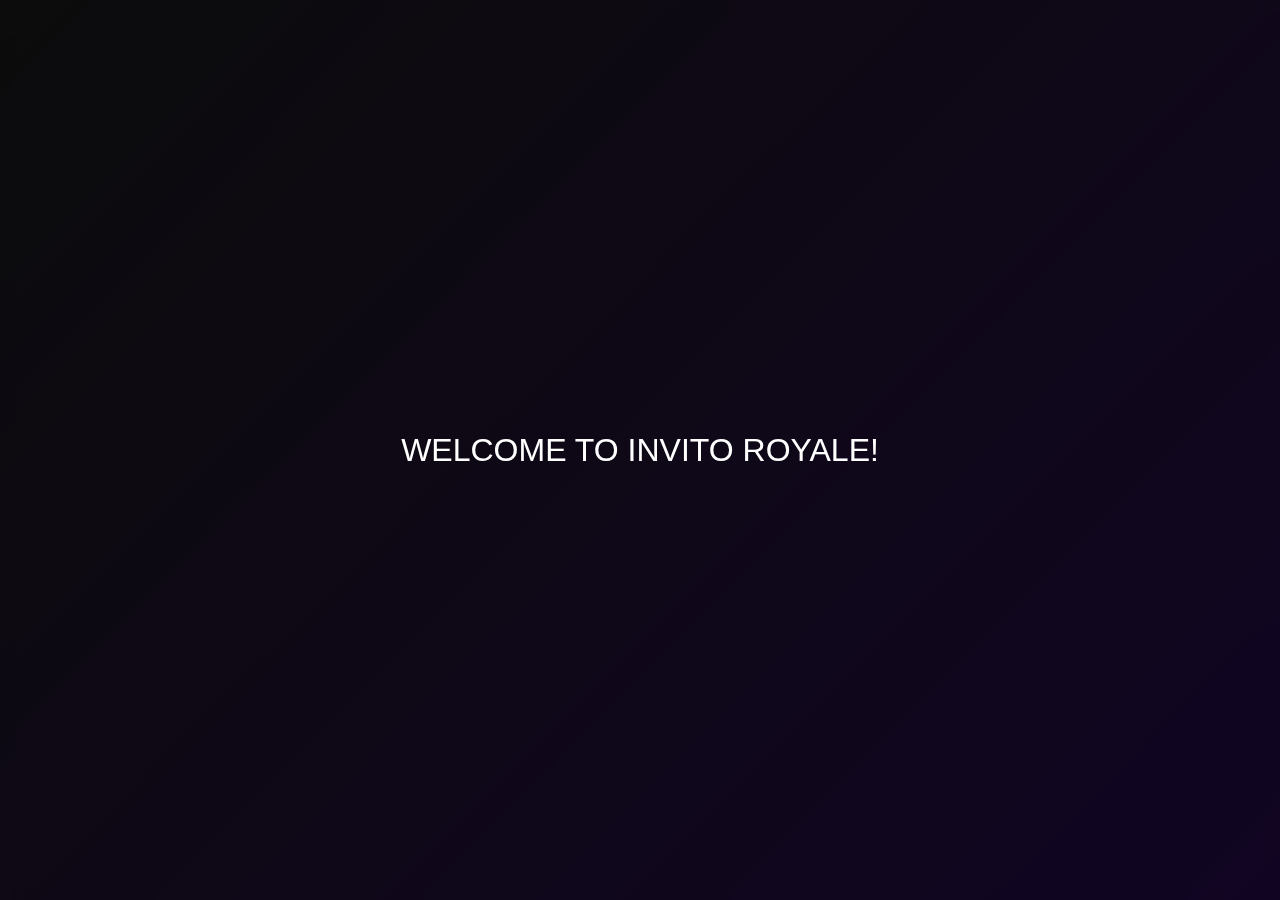
<file: index.html>
<!DOCTYPE html>
<html lang="en">
<head>
    <meta charset="UTF-8">
    <meta name="viewport" content="width=device-width, initial-scale=1.0">
    <title>Invito Royale : Your Event , Your Style</title>
    <link rel="stylesheet" href="x_main1.css">
   
    <script>
        function showInvitation(type) {
            document.querySelectorAll('.container').forEach(div => div.style.display = 'none');
            document.getElementById(type).style.display = 'block';
        }
        function selectImage(event) {
            const images = event.target.parentElement.querySelectorAll('img');
            images.forEach(img => img.classList.remove('selected'));
            event.target.classList.add('selected');
        }
    </script>

</head>                
<body>
    <!-- Floating Bubbles Background -->
<div class="bubble" style="width: 80px; height: 80px; left: 10%; bottom: 10%; animation-delay: 0s;"></div>
<div class="bubble" style="width: 60px; height: 60px; left: 30%; bottom: 20%; animation-delay: 2s;"></div>
<div class="bubble" style="width: 100px; height: 100px; left: 60%; bottom: 15%; animation-delay: 4s;"></div>
<div class="bubble" style="width: 50px; height: 50px; left: 80%; bottom: 25%; animation-delay: 1s;"></div>

    <!-- Intro Loading Screen -->
    <div id="loader">
      <div class="overlay"></div>
     
      <p class="loader-text">WELCOME TO INVITO ROYALE!</p>
    </div>
        
    
    <main>
      <header class="header-bar">
        <div class="logo">INVITO ROYALE</div>
        <nav class="nav-links">
            <a href="create.html">Create</a>
            <a href="about.html">About</a>
            <a href="contact.html">Contact</a>
        </nav>
    </header>
    
              </nav>
            </div>
          </header>
          
 
   

    
    </main>
    <footer>
        <p>&copy; 2025 Invito Royale. All rights reserved.</p>
      </footer>
      <script>
        window.addEventListener("load", () => {
          setTimeout(() => {
            const loader = document.getElementById("loader");
            loader.classList.add("fade-out");
            setTimeout(() => loader.style.display = "none", 1000); // wait for fade
          }, 2000); // loader shows for 5 seconds
        });
      </script>
      
      
</body>
</html>
</file>
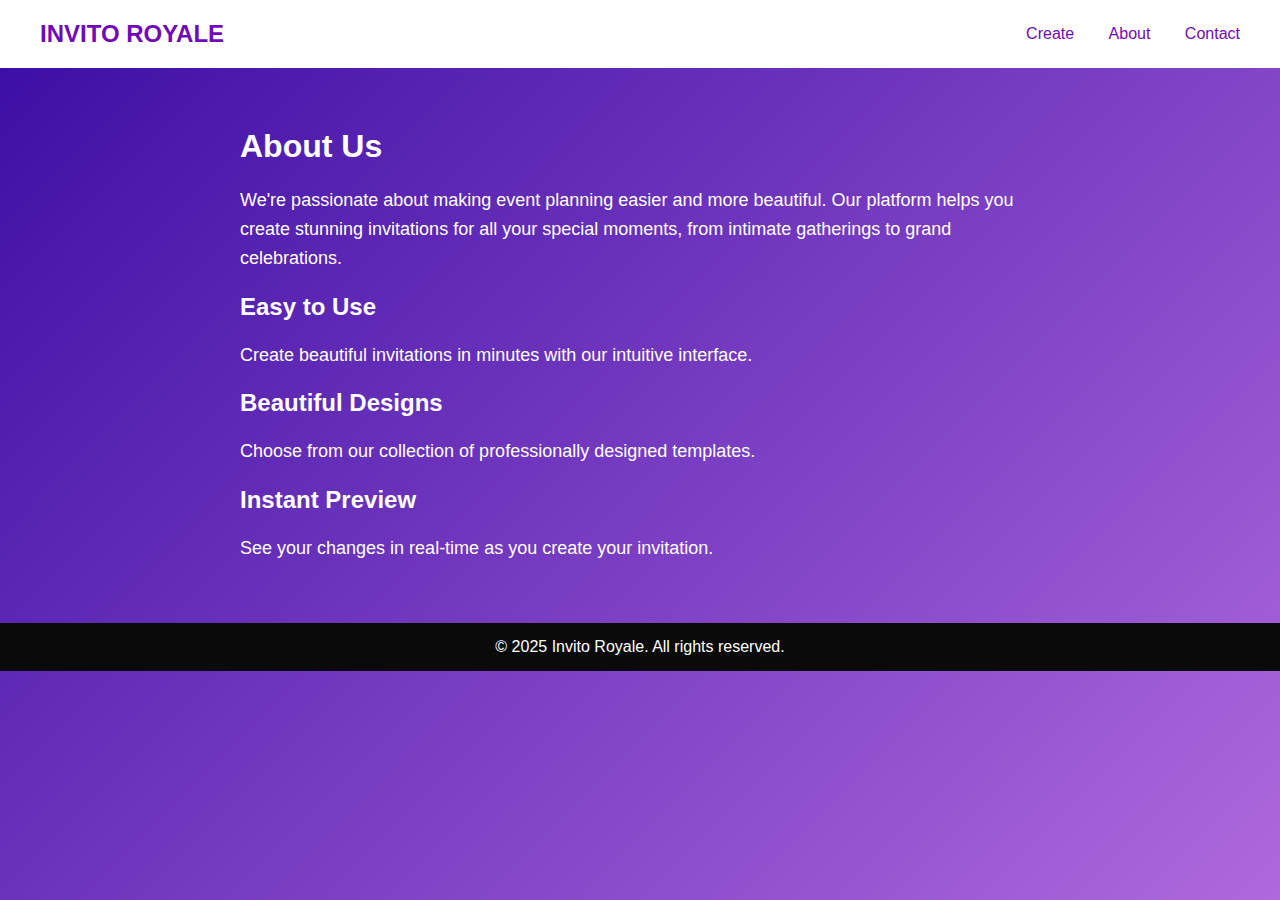
<file: about.html>
<!DOCTYPE html>
<html lang="en">
<head>
  <meta charset="UTF-8" />
  <meta name="viewport" content="width=device-width, initial-scale=1.0"/>
  <title>About - Invito Royale</title>
  <style>
    body {
      margin: 0;
      font-family: Arial, sans-serif;
      color: white;
      background: linear-gradient(135deg, #3a0ca3, #af69dd);
      min-height: 100vh;
    }

    .header-bar {
      background-color: white;
      padding: 20px 40px;
      display: flex;
      justify-content: space-between;
      align-items: center;
    }

    .logo {
      font-weight: bold;
      font-size: 24px;
      color: #7209b7;
    }

    .nav-links a {
      margin-left: 30px;
      text-decoration: none;
      color: #7209b7;
      font-weight: 500;
      font-size: 16px;
    }

    .nav-links a:hover {
      text-decoration: underline;
    }

    .container {
      max-width: 800px;
      margin: 60px auto;
      padding: 0 20px;
    }

    h1, h2 {
      color: white;
    }

    p {
      font-size: 18px;
      line-height: 1.6;
    }

    footer {
      background-color: #0a0a0a;
      color: white;
      text-align: center;
      padding: 15px 0;
    }
  </style>
</head>
<body>

  <header class="header-bar">
    <div class="logo">INVITO ROYALE</div>
    <nav class="nav-links">
      <a href="create.html">Create</a>
      <a href="about.html">About</a>
      <a href="contact.html">Contact</a>
    </nav>
  </header>

  <div class="container">
    <h1>About Us</h1>
    <p>We're passionate about making event planning easier and more beautiful. Our platform helps you create stunning invitations for all your special moments, from intimate gatherings to grand celebrations.</p>

    <h2>Easy to Use</h2>
    <p>Create beautiful invitations in minutes with our intuitive interface.</p>

    <h2>Beautiful Designs</h2>
    <p>Choose from our collection of professionally designed templates.</p>

    <h2>Instant Preview</h2>
    <p>See your changes in real-time as you create your invitation.</p>
  </div>

  <footer>
    © 2025 Invito Royale. All rights reserved.
  </footer>

</body>
</html>
</file>
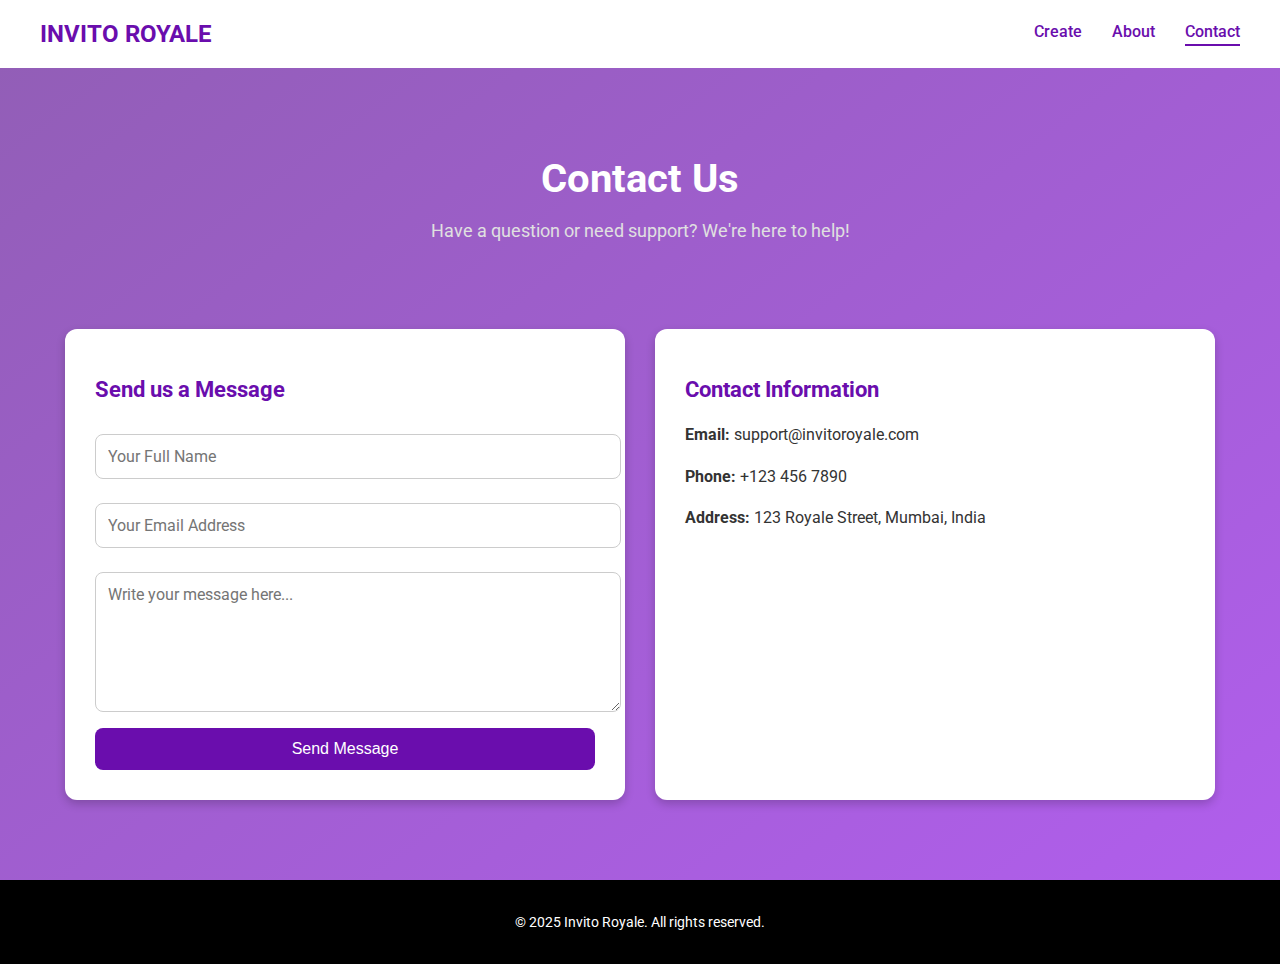
<file: contact.html>
<!DOCTYPE html>
<html lang="en">
<head>
  <meta charset="UTF-8" />
  <meta name="viewport" content="width=device-width, initial-scale=1.0"/>
  <title>Contact | Invito Royale</title>
  <link rel="stylesheet" href="style1.css" />
  <link href="https://fonts.googleapis.com/css2?family=Roboto:wght@400;700&display=swap" rel="stylesheet">
</head>
<body>

  <header class="navbar">
    <div class="logo">INVITO ROYALE</div>
    <nav class="nav-links">
      <a href="create.html">Create</a>
      <a href="about.html">About</a>
      <a href="contact.html" class="active">Contact</a>
    </nav>
  </header>

  <section class="hero-section">
    <h1>Contact Us</h1>
    <p>Have a question or need support? We're here to help!</p>
  </section>

  <section class="contact-container">
    <div class="contact-form">
      <h2>Send us a Message</h2>
      <form action="contact.php" method="POST">
        <input type="text" name="name" placeholder="Your Full Name" required>
        <input type="email" name="email" placeholder="Your Email Address" required>
        <textarea name="message" placeholder="Write your message here..." rows="6" required></textarea>
        <button type="submit">Send Message</button>
      </form>
    </div>

    <div class="contact-info">
      <h2>Contact Information</h2>
      <p><strong>Email:</strong> support@invitoroyale.com</p>
      <p><strong>Phone:</strong> +123 456 7890</p>
      <p><strong>Address:</strong> 123 Royale Street, Mumbai, India</p>
    </div>
  </section>

  <footer>
    <p>&copy; 2025 Invito Royale. All rights reserved.</p>
  </footer>

</body>
</html>
</file>
<file: x_main1.css>
.header-bar {
  display: flex;
  justify-content: space-between;
  align-items: center;
  background-color: white; /* This keeps only the header background white */
  padding: 10px 30px;
  position: relative;
  z-index: 10;
}


.nav-links a {
  font-family: 'Abadi Extra Light', sans-serif;
  text-decoration: none;
  margin-left: 25px;
  font-size: 16px;
  color: #6a0dad; /* Matches the title color */
  transition: color 0.3s;
}


.nav-links a:hover {
  color: #000; /* Optional: darker on hover */
}

/* Optional: Remove background from old styles */
nav, ul, li {
  background: none !important;
  list-style: none;
  margin: 0;
  padding: 0;
}

/* ends here */
/* ======= Updated Header/Navbar ======= */
header {
    background-color: #ffffff;
    box-shadow: 0 2px 6px rgba(0, 0, 0, 0.05);
    padding: 9px 30px;
    font-family: 'Segoe UI', sans-serif;
  }
  
  .navbar {
    display: flex;
    justify-content: space-between;
    align-items: center;
  }
  
  .logo {
    font-family: 'Abadi Extra Light', sans-serif;
    font-size: 28px;
    font-weight: bold;
    color: #6a0dad; /* Purple title color */
}
  
  nav ul {
    list-style: none;
    display: flex;
    gap: 10px;
    margin: 0;
    padding: 0;
  }
  
  nav ul li a {
    text-decoration: none;
    color: #e34545;
    font-weight: 500;
    transition: color 0.3s ease;
  }
  
  nav ul li a:hover {
    color: #13131716;
  }
  
  /* ends here */
main, header, footer {
    position: relative;
    z-index: 1;
  }
  

.fade-out {
    opacity: 0;
    transition: opacity 1s ease;
    pointer-events: none;
  }
  /* === Loader Styles === */
  #loader {
    position: fixed;
    top: 0;
    left: 0;
    width: 100%;
    height: 100%;
    background: linear-gradient(135deg, #1e1e1e, #2b0c57, #3f0097, #6b0bbd, #d31d9b);
    background-size: 400% 400%;
    animation: gradientShift 15s ease infinite;
    color: white;
    font-family: 'Segoe UI', sans-serif;
    display: flex;
    flex-direction: column;
    justify-content: center;
    align-items: center;
    z-index: 9999;
  }
  
  /* Blur overlay */
  #loader .overlay {
    position: absolute;
    top: 0;
    left: 0;
    width: 100%;
    height: 100%;
    backdrop-filter: blur(6px);
    background-color: rgba(0, 0, 0, 0.6);
    z-index: -1;
  }
  
  /* Logo */
  #loader img {
    width: 150px;
    height: auto;
    margin-bottom: 20px;
    animation: pulse 2s infinite;
  }
  
  /* Text */
  .loader-text {
    font-size: 2rem;
    animation: float 3s ease-in-out infinite;
    text-align: center;
  }
  
  /* Keyframes */
  @keyframes gradientShift {
    0% { background-position: 0% 50%; }
    50% { background-position: 100% 50%; }
    100% { background-position: 0% 50%; }
  }
  
  @keyframes pulse {
    0% { transform: scale(1); opacity: 0.9; }
    50% { transform: scale(1.05); opacity: 1; }
    100% { transform: scale(1); opacity: 0.9; }
  }
  
  @keyframes float {
    0% { transform: translateY(0); }
    50% { transform: translateY(-10px); }
    100% { transform: translateY(0); }
  }
        
  
  
  
  
  /* Ensure full height */
  html, body {
      height: 100%;
      margin: 0;
    }
    ul {
      display: flex;
      justify-content: flex-start; /* items stay in written order */
      margin: 0;
      padding: 0;
      list-style-type: none;
      background-color: #21db2403;
    }
    
    ul li:first-child {
      margin-left: auto; /* pushes all items to the right side */
    }
    
    li a {
      display: block;
      color: white;
      text-align: center;
      padding: 14px 16px;
      text-decoration: none;
    }
    
    
    li a:hover {
      background-color: #111;
    }
    
    body {
        display: flex;
        flex-direction: column;
        font-family: Arial, sans-serif;
        text-align: center;
        background: linear-gradient(135deg, #1e1e1e, #2b0c57, #3f0097, #6b0bbd, #d31d9b);
        background-size: 400% 400%;
        animation: gradientShift 15s ease infinite;
        color: white;
      }
    .bubble {
        position: fixed; /* Ensures it floats on screen regardless of scroll */
        border-radius: 50%;
        background: rgba(255, 255, 255, 0.2); /* Light bubble look */
        z-index: 0; /* Behind main content */
        pointer-events: none;
        animation: floatUp 12s ease-in-out infinite;
      }
      
      @keyframes floatUp {
        0% {
          transform: translateY(0) scale(1);
          opacity: 0.7;
        }
        50% {
          transform: translateY(-200px) scale(1.1);
          opacity: 0.4;
        }
        100% {
          transform: translateY(-400px) scale(0.9);
          opacity: 0;
        }
      }
      
    /* Let main grow to fill space */
    main {
      flex: 1;
    }
    
    /* Style the footer */
    footer {
      background-color: rgba(23, 16, 16, 0.859);
      color: white;
      text-align: center;
      padding: 1px 0;
      font-size: 14px;
    }
    
    
            header {
                font-family: Algerian;
                background-color: #5beee207;
                color: #eca65fd5;
                padding: 3px;
                font-size: 14px;
            }
            nav {
                margin: 20px 0;
                
            }
            nav a {
                font-family: 'Segoe UI', sans-serif; /* or any available font you prefer */
                text-decoration: none;
                padding: 10px 15px;
                margin: 0 5px;
                color: #ea793c; /* Darker text */
                font-weight: 500;
                border-radius: 5px;
                transition: background-color 0.3s, color 0.3s;
            }
            
            nav a:hover {
                background-color: #7e5bef; /* Purple hover */
                color: #fff;
            }
            nav ul {
                display: flex;
                gap: 20px;
                list-style: none;
                margin: 0;
                padding: 0;
            }
            
            nav li {
                display: inline-block;
            }
                        
            .container {
                font-family: 'Great Vibes', cursive;
                display: none;
                padding: 20px;
                background: rgba(235, 235, 229, 0.675);
                margin: 20px auto;
                width: 80%;
                border-radius: 10px;
                box-shadow: 0 0 10px rgba(0,0,0,0.1);
            }
            form {
                display: flex;
                flex-direction: column;
                align-items: center;
            }
            input, textarea, button, select {
                margin: 10px;
                padding: 10px;
                width: 80%;
                max-width: 400px;
            }
            img {
                width: 100px;
                height: 100px;
                margin: 10px;
                cursor: pointer;
            }
            .image-container img {
                width: 100px;
                height: 100px;
                margin: 10px;
                cursor: pointer;
                border: 3px solid transparent;
            }
            .image-container img.selected {
                border: 4px solid #14d9c9;
            }
            #homepage-video {
                position: fixed;
                top: 0;
                left: 0;
                width: 100%;
                height: 100vh;
                object-fit: cover;
                z-index: -1;
            }
            input, textarea, label {
        font-family: 'Great Vibes', cursive; /* Change this to any font */
        font-size: 18px; /* Adjust text size */
        color: #333; /* Text color */
        padding: 10px;
        border: 1px solid #ccc;
        border-radius: 5px;
    }
    
    .topnav {
      overflow: hidden;
      background-color: #333;
    }
    
    /* Style the topnav links */
    .topnav a {
      float: left;
      display: block;
      color: #f2f2f2;
      text-align: right;
      padding: 14px 16px;
      text-decoration: none;
    }
    .topnav a:hover {
      background-color: #ddd;
      color: rgb(235, 67, 67);
    }
</file>
<file: style1.css>
.nav-links {
    display: flex;
    align-items: center;
    margin-left: auto; /* Pushes it to the right */
}


/* General Styles */
body {
    margin: 0;
    font-family: 'Roboto', sans-serif;
    background: linear-gradient(to bottom right, #915eb5, #b25eef);
    color: #fff;
}

/* Navbar */
.navbar {
    background-color: #fff;
    padding: 20px 40px;
    display: flex;
    justify-content: space-between;
    align-items: center;
}

.logo {
    font-weight: 700;
    font-size: 24px;
    color: #6a0dad;
}

.nav-links a {
    margin-left: 30px;
    text-decoration: none;
    color: #6a0dad;
    font-weight: 500;
    font-size: 16px;
    position: relative;
}

.nav-links a::after {
    content: '';
    display: block;
    height: 2px;
    width: 0%;
    background: #6a0dad;
    transition: width 0.3s;
    margin-top: 3px;
}

.nav-links a:hover::after,
.nav-links a.active::after {
    width: 100%;
}

/* Hero Section */
.hero-section {
    text-align: center;
    padding: 60px 20px 30px;
}

.hero-section h1 {
    font-size: 40px;
    margin-bottom: 10px;
}

.hero-section p {
    font-size: 18px;
    color: #e0e0e0;
}

/* Contact Container */
.contact-container {
    display: flex;
    flex-wrap: wrap;
    justify-content: center;
    gap: 30px;
    padding: 40px;
}

.contact-form,
.contact-info {
    background: #fff;
    color: #333;
    padding: 30px;
    border-radius: 12px;
    box-shadow: 0 4px 10px rgba(0, 0, 0, 0.2);
    flex: 1 1 350px;
    max-width: 500px;
}

.contact-form h2,
.contact-info h2 {
    margin-bottom: 20px;
    font-size: 22px;
    color: #6a0dad;
}

.contact-form input,
.contact-form textarea {
    width: 100%;
    margin: 12px 0;
    padding: 12px;
    border: 1px solid #ccc;
    border-radius: 8px;
    font-size: 16px;
    font-family: 'Roboto', sans-serif;
}

.contact-form button {
    width: 100%;
    padding: 12px;
    background-color: #6a0dad;
    color: #fff;
    border: none;
    border-radius: 8px;
    font-size: 16px;
    transition: background-color 0.3s ease;
    cursor: pointer;
}

.contact-form button:hover {
    background-color: #4b0082;
}

.contact-info p {
    font-size: 16px;
    line-height: 1.6;
}

/* Footer */
footer {
    background-color: #000;
    text-align: center;
    padding: 20px;
    color: #fff;
    font-size: 14px;
    margin-top: 40px;
}
</file>
